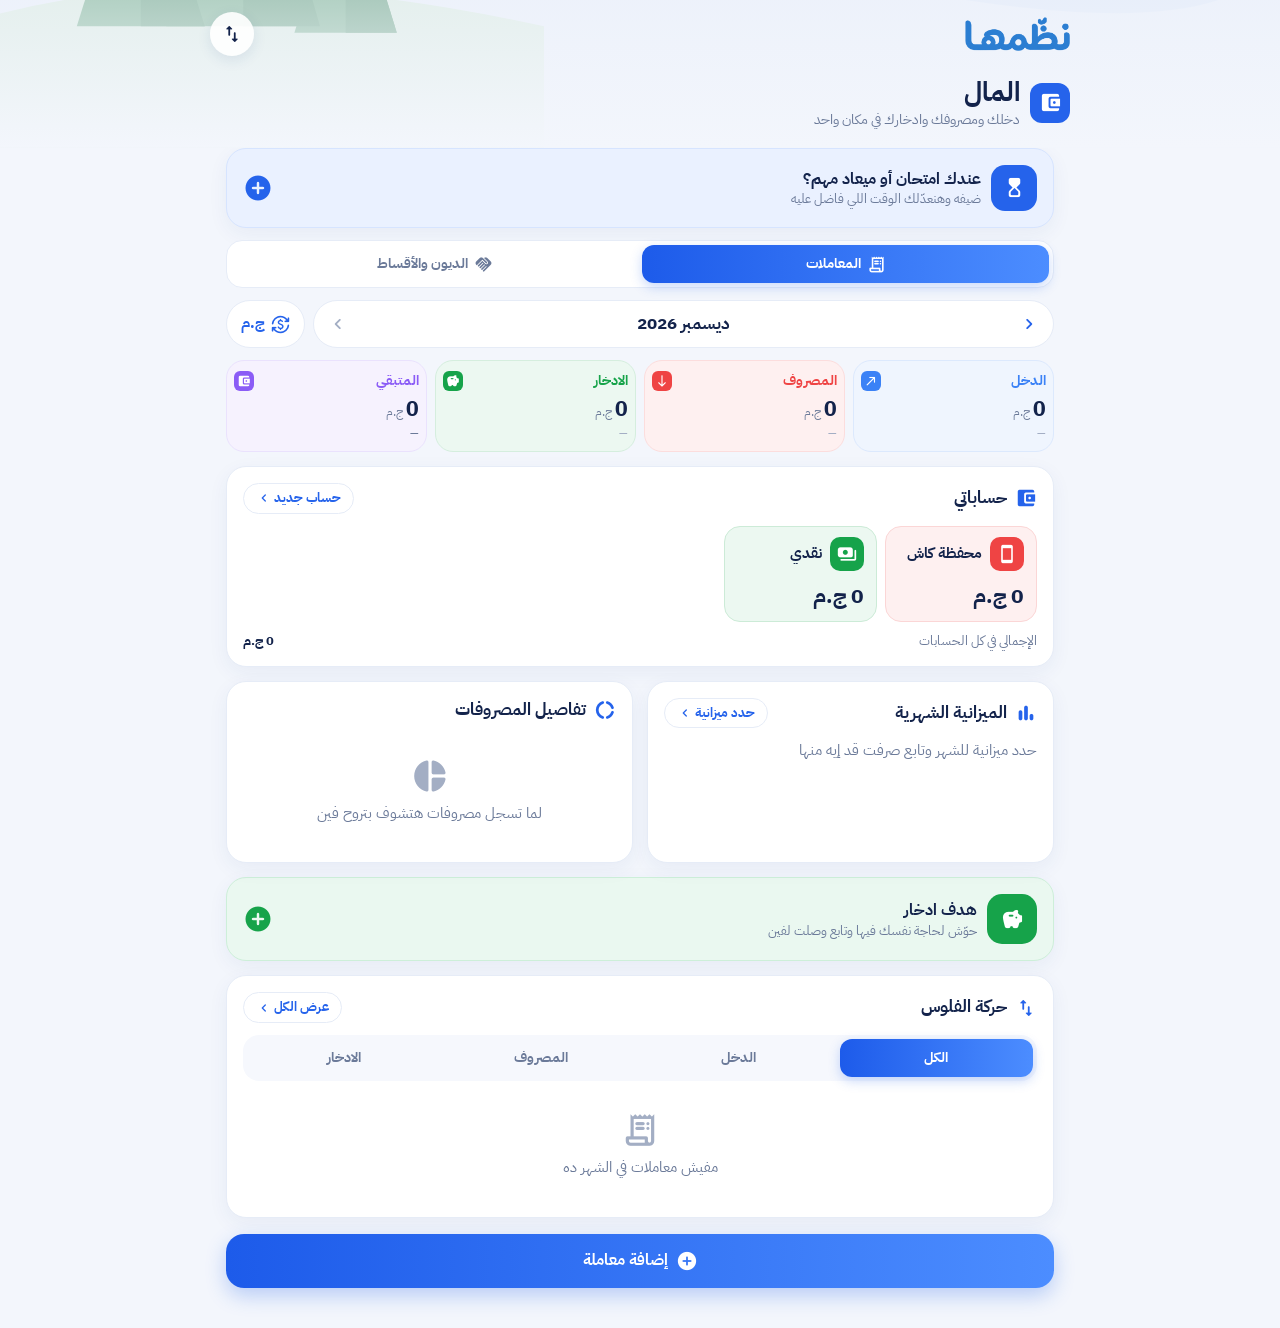
<file: index.html>
<!DOCTYPE html>
<html lang="ar" dir="rtl">
<head>
  <meta charset="UTF-8">
  <meta name="viewport" content="width=device-width, initial-scale=1, viewport-fit=cover">
  <meta name="description" content="نظمها — فلوسك، ديونك وأقساطك في مكان واحد">
  <meta name="theme-color" content="#F3F6FC">

  <!-- iPhone "Add to Home Screen": full screen, own icon and name -->
  <meta name="mobile-web-app-capable" content="yes">
  <meta name="apple-mobile-web-app-capable" content="yes">
  <meta name="apple-mobile-web-app-status-bar-style" content="default">
  <meta name="apple-mobile-web-app-title" content="نظمها">
  <link rel="apple-touch-icon" href="icons/apple-touch-icon.png">
  <link rel="icon" type="image/png" href="favicon.png">
  <link rel="manifest" href="manifest.json">
  <title>نظمها — المال</title>

  <link rel="preconnect" href="https://fonts.googleapis.com">
  <link rel="preconnect" href="https://fonts.gstatic.com" crossorigin>
  <link rel="stylesheet" href="https://fonts.googleapis.com/css2?family=IBM+Plex+Sans+Arabic:wght@400;500;600;700&display=swap">
  <link rel="stylesheet" href="app.css">
  <link rel="modulepreload" href="store.js">
  <link rel="modulepreload" href="icons.js">

  <style>
    #boot { position: fixed; inset: 0; display: flex; flex-direction: column; align-items: center; justify-content: center; gap: 16px; background: #f3f6fc; z-index: 100; }
    #boot img { width: 96px; height: 96px; border-radius: 24px; }
    #boot-err { display: none; max-width: 86%; padding: 12px 14px; border-radius: 12px; background: #fdeeee; color: #b91c1c; font-size: 13px; }
  </style>
</head>
<body>
  <div id="boot"><img src="icons/Icon-192.png" alt="نظمها"><div id="boot-err"></div></div>
  <div id="app"></div>

  <script>
    // Anything that stops the app from starting is shown on screen.
    window.addEventListener('error', function (e) {
      var b = document.getElementById('boot-err');
      if (b && document.getElementById('boot')) { b.style.display = 'block'; b.textContent += (e.message || 'Error') + '\n'; }
    });
    // "?nosw" skips offline caching (for testing changes).
    if ('serviceWorker' in navigator && location.search.indexOf('nosw') < 0) {
      window.addEventListener('load', function () { navigator.serviceWorker.register('sw.js'); });
    }
  </script>
  <script type="module" src="app.js"></script>
</body>
</html>
</file>
<file: app.css>
/* نظمها — المال (web). Mirrors the app's look: blue/white, soft cards. */

@font-face {
  font-family: 'AppIcons';
  src: url('icons.otf') format('opentype');
  font-display: block;
}

:root {
  --primary: #2563eb;
  --primary-light: #4c8dff;
  --grad: linear-gradient(270deg, #4c8dff, #1d5bea);
  --ink: #13234b;
  --muted: #6b7a99;
  --faint: #a3aec4;
  --bg: #f3f6fc;
  --border: #e6ecf7;
  --track: #e8edf6;
  --green: #16a34a;
  --red: #ef4444;
  --orange: #f59e0b;
  --purple: #8b5cf6;
  --teal: #14b8a6;
  --blue: #3b82f6;
  --sky: #0ea5e9;
  --green-tint: #eaf8f0;
  --red-tint: #fdeeee;
  --purple-tint: #f2edff;
  --yellow-tint: #fff6e2;
  --blue-tint: #eaf1ff;
  --radius: 20px;
  --shadow: 0 6px 20px rgba(30, 64, 140, 0.06);
  --safe-top: env(safe-area-inset-top, 0px);
  --safe-bottom: env(safe-area-inset-bottom, 0px);
}

* { box-sizing: border-box; -webkit-tap-highlight-color: transparent; }

html, body {
  margin: 0;
  background: var(--bg);
  color: var(--ink);
  font-family: 'IBM Plex Sans Arabic', -apple-system, 'SF Arabic', 'Geeza Pro', system-ui, sans-serif;
  font-size: 15px;
  line-height: 1.45;
  -webkit-text-size-adjust: 100%;
  touch-action: manipulation;
}

body { min-height: 100vh; overscroll-behavior-y: none; }

button, input, textarea, select { font: inherit; color: inherit; }
button { border: 0; background: none; padding: 0; cursor: pointer; }
input, textarea { font-size: 16px; } /* 16px+ keeps iOS from zooming on focus */

.ic {
  font-family: 'AppIcons';
  font-style: normal;
  font-weight: normal;
  font-size: 22px;
  line-height: 1;
  display: inline-block;
  direction: ltr;
  -webkit-font-smoothing: antialiased;
  user-select: none;
  flex: none;
}

.num { direction: ltr; unicode-bidi: isolate; }
.muted { color: var(--muted); }
.faint { color: var(--faint); }
.bold { font-weight: 700; }
.xbold { font-weight: 800; }
.small { font-size: 12.5px; }
.center { text-align: center; }
.grow { flex: 1; min-width: 0; }
.row { display: flex; align-items: center; gap: 10px; }
.col { display: flex; flex-direction: column; }
.ellipsis { white-space: nowrap; overflow: hidden; text-overflow: ellipsis; }
.hidden { display: none !important; }
.gap8 { height: 8px; } .gap12 { height: 12px; } .gap14 { height: 14px; } .gap16 { height: 16px; }

/* ---------------------------------------------------------------- layout */

#app { min-height: 100vh; }

.page.static { animation: none; }
.page { min-height: 100vh; padding-bottom: calc(40px + var(--safe-bottom)); animation: pageIn .28s ease-out; }
@keyframes pageIn { from { opacity: 0; transform: translateY(10px); } to { opacity: 1; transform: none; } }

.content { max-width: 860px; margin: 0 auto; padding: 0 16px; }

/* Landscape header (main pages) */
.hero { position: relative; padding: calc(var(--safe-top) + 10px) 16px 18px; overflow: hidden; }
.hero-bg { position: absolute; inset: 0; z-index: 0; pointer-events: none; }
.hero-bg svg { position: absolute; inset: 0; width: 100%; height: 100%; }
.hero-inner { position: relative; z-index: 1; max-width: 860px; margin: 0 auto; }
.hero-top { display: flex; align-items: center; justify-content: space-between; height: 48px; }
.wordmark { height: 34px; display: block; }
.hero-title { display: flex; align-items: center; gap: 10px; margin-top: 18px; }
.hero-title h1 { margin: 0; font-size: 27px; font-weight: 800; line-height: 1.2; }
.hero-title p { margin: 2px 0 0; color: var(--muted); font-size: 13.5px; }

.circle-btn {
  width: 44px; height: 44px; border-radius: 50%;
  background: rgba(255, 255, 255, .9); box-shadow: 0 4px 14px rgba(30, 64, 140, .1);
  display: grid; place-items: center; color: var(--ink);
}
.circle-btn:active { transform: scale(.94); }

.badge {
  width: 40px; height: 40px; border-radius: 12px; display: grid; place-items: center;
  color: #fff; flex: none;
}
.badge .ic { font-size: 23px; }

/* Plain bar (detail pages) */
.appbar {
  position: sticky; top: 0; z-index: 5; background: rgba(243, 246, 252, .92);
  backdrop-filter: saturate(1.4) blur(12px); -webkit-backdrop-filter: saturate(1.4) blur(12px);
  padding: calc(var(--safe-top) + 6px) 8px 6px;
}
.appbar-inner { max-width: 860px; margin: 0 auto; display: flex; align-items: center; gap: 4px; height: 50px; }
.appbar h2 { margin: 0 6px; font-size: 19px; font-weight: 800; flex: 1; min-width: 0; }
.icon-btn { width: 44px; height: 44px; border-radius: 50%; display: grid; place-items: center; color: var(--ink); }
.icon-btn:active { background: rgba(37, 99, 235, .08); }
.icon-btn.danger { color: var(--red); }

/* ---------------------------------------------------------------- cards */

.card {
  background: #fff; border-radius: var(--radius); border: 1px solid var(--border);
  box-shadow: var(--shadow); padding: 16px;
}
.card.tap { cursor: pointer; transition: transform .12s; }
.card.tap:active { transform: scale(.985); }
.card.green { background: var(--green-tint); border-color: #cdefd9; }
.card.yellow { background: var(--yellow-tint); border-color: #f7e3b0; }

.section-title { display: flex; align-items: center; gap: 8px; }
.section-title .ic { color: var(--primary); font-size: 22px; }
.section-title h3 { margin: 0; font-size: 17px; font-weight: 800; flex: 1; }
.pill-link {
  display: inline-flex; align-items: center; gap: 2px; padding: 5px 12px; border-radius: 999px;
  border: 1px solid var(--border); color: var(--primary); font-weight: 700; font-size: 12.5px; background: #fff;
}
.pill-link .ic { font-size: 16px; }

.grid2 { display: grid; gap: 14px; grid-template-columns: repeat(auto-fit, minmax(320px, 1fr)); }
.cards { display: grid; gap: 10px; grid-template-columns: repeat(auto-fit, minmax(330px, 1fr)); }
@media (max-width: 380px) { .grid2, .cards { grid-template-columns: 1fr; } }

/* Pill tabs */
.tabs { display: flex; background: #fff; border: 1px solid var(--border); border-radius: 16px; padding: 4px; gap: 4px; }
.tabs button {
  flex: 1; display: flex; align-items: center; justify-content: center; gap: 6px; padding: 9px 4px;
  border-radius: 12px; font-weight: 700; font-size: 14px; color: var(--muted); transition: background .2s, color .2s;
}
.tabs button .ic { font-size: 19px; }
.tabs button.on { background: var(--grad); color: #fff; box-shadow: 0 4px 12px rgba(37, 99, 235, .25); }
.tabs.soft { background: #f6f8fd; border: 0; }

/* Month bar */
.monthbar { display: flex; gap: 8px; align-items: center; }
.monthbar .bar {
  flex: 1; height: 48px; background: #fff; border: 1px solid var(--border); border-radius: 24px;
  display: flex; align-items: center;
}
.monthbar .bar b { flex: 1; text-align: center; font-size: 17px; }
.monthbar .bar button { width: 48px; height: 48px; display: grid; place-items: center; color: var(--primary); }
.monthbar .bar button:disabled { color: var(--faint); }
.action-pill {
  height: 48px; padding: 0 14px; border-radius: 24px; background: #fff; border: 1px solid var(--border);
  display: flex; align-items: center; gap: 6px; font-weight: 700; color: var(--primary);
}
.action-pill .ic { font-size: 19px; }

/* Stat tiles */
.stats { display: grid; grid-template-columns: repeat(4, 1fr); gap: 8px; }
.stat { border-radius: 18px; padding: 10px 7px 9px; min-width: 0; }
.stat .top { display: flex; align-items: center; gap: 3px; }
.stat .top span { flex: 1; min-width: 0; font-weight: 700; font-size: clamp(10.5px, 2.95vw, 13.5px); white-space: nowrap; overflow: hidden; text-overflow: clip; }
.stat .top i { width: 20px; height: 20px; border-radius: 6px; color: #fff; font-size: 14px; display: grid; place-items: center; }
.stat .val { margin-top: 6px; display: flex; align-items: baseline; gap: 3px; white-space: nowrap; overflow: hidden; font-size: clamp(15px, 5.2vw, 21px); }
.stat .val b { font-size: 1em; font-weight: 800; line-height: 1.2; }
.stat .val small { font-size: .56em; color: var(--muted); }
.stat .foot { margin-top: 4px; font-size: 11px; color: var(--muted); white-space: nowrap; overflow: hidden; text-overflow: ellipsis; }
.change { font-size: 11.5px; font-weight: 700; display: inline-flex; align-items: center; gap: 1px; }
.change .ic { font-size: 12px; }

/* Progress */
.progress { height: 8px; border-radius: 99px; background: var(--track); overflow: hidden; flex: 1; }
.progress > div { height: 100%; border-radius: 99px; transition: width .5s cubic-bezier(.2, .8, .2, 1); }
.progress.thick { height: 10px; }

.mini-boxes { display: grid; grid-template-columns: 1fr 1fr; gap: 8px; }
.mini { border-radius: 14px; padding: 10px 12px; text-align: center; }
.mini > span { font-size: 12.5px; color: var(--muted); display: block; }
.mini b { font-size: 16px; font-weight: 800; }

/* Donut */
.breakdown { display: flex; align-items: center; gap: 12px; }
.legend { flex: 1; min-width: 0; }
.legend-row { display: flex; align-items: center; gap: 8px; padding: 4px 0; }
.legend-row .dot { width: 10px; height: 10px; border-radius: 50%; flex: none; }
.donut { width: 132px; height: 132px; position: relative; flex: none; }
.donut .mid { position: absolute; inset: 0; display: flex; flex-direction: column; align-items: center; justify-content: center; }
.donut .mid b { font-size: 17px; font-weight: 800; }
.donut .mid span { font-size: 12px; color: var(--muted); }

/* Lists */
.tx { display: flex; align-items: center; gap: 12px; padding: 9px 2px; cursor: pointer; border-radius: 14px; }
.tx:active { background: #f6f8fd; }
.avatar { width: 46px; height: 46px; border-radius: 50%; display: grid; place-items: center; flex: none; }
.avatar .ic { font-size: 24px; }
.tx .amt { text-align: left; flex: none; }
.tx .amt b { display: block; font-size: 15px; font-weight: 800; }
.tx .amt > span { font-size: 12px; color: var(--muted); white-space: nowrap; }
.tx .title { font-weight: 700; font-size: 15px; display: flex; align-items: center; gap: 4px; }
.tx .title .ic { font-size: 15px; color: var(--primary); }

.empty { padding: 22px 8px; text-align: center; color: var(--muted); white-space: pre-line; }
.empty .ic { font-size: 38px; color: var(--faint); display: block; margin: 0 auto 8px; }

.status {
  display: inline-flex; align-items: center; gap: 4px; padding: 4px 10px; border-radius: 999px;
  font-size: 12px; font-weight: 700; white-space: nowrap; flex: none;
}
.status .ic { font-size: 15px; }

.amounts3 { display: grid; grid-template-columns: repeat(3, 1fr); text-align: center; }
.amounts3 > div > span { font-size: 12px; color: var(--muted); display: block; }
.amounts3 b { font-size: 14.5px; font-weight: 800; white-space: nowrap; }
.divider { height: 1px; background: var(--border); margin: 12px 0; }

.chips-wrap { display: flex; flex-wrap: wrap; gap: 8px; }
.info-chip { background: #f6f8fd; border-radius: 12px; padding: 8px 12px; text-align: center; }
.info-chip > span { display: block; font-size: 12px; color: var(--muted); }
.info-chip b { font-weight: 800; }

.paid-row { display: flex; align-items: center; gap: 12px; padding: 10px 14px; cursor: pointer; }
.paid-row:active { background: #f6f8fd; }
.check {
  width: 30px; height: 30px; border-radius: 50%; border: 2px solid #c9d3e6; display: grid; place-items: center;
  color: transparent; flex: none; transition: all .2s;
}
.check.on { background: var(--green); border-color: var(--green); color: #fff; animation: pop .3s; }
.check .ic { font-size: 19px; }
@keyframes pop { 50% { transform: scale(1.18); } }

/* Goal */
.goal-icon { width: 64px; height: 64px; background: #fff; border-radius: 18px; display: grid; place-items: center; color: var(--green); flex: none; }
.goal-icon .ic { font-size: 36px; }

/* Buttons */
.btn {
  height: 54px; border-radius: 18px; display: flex; align-items: center; justify-content: center; gap: 8px;
  font-weight: 800; font-size: 16px; width: 100%;
}
.btn.primary { background: var(--grad); color: #fff; box-shadow: 0 8px 20px rgba(37, 99, 235, .28); }
.btn.outline { border: 1.5px solid var(--primary); color: var(--primary); background: #fff; }
.btn.danger { background: var(--red-tint); color: var(--red); width: 54px; flex: none; }
.btn:active { transform: scale(.98); }
.btn:disabled { opacity: .5; }
.text-btn { color: var(--primary); font-weight: 700; display: inline-flex; align-items: center; gap: 4px; padding: 8px 4px; }
.savebar { display: flex; gap: 8px; }
.savebar .btn.outline { width: auto; padding: 0 16px; flex: none; }

/* Add page type tiles */
.types { display: flex; gap: 8px; overflow-x: auto; padding: 2px 16px 4px; scrollbar-width: none; max-width: 860px; margin: 0 auto; }
.types::-webkit-scrollbar { display: none; }
.type-tile {
  width: 78px; height: 88px; flex: none; border-radius: 18px; background: #fff; border: 1px solid var(--border);
  display: flex; flex-direction: column; align-items: center; justify-content: center; gap: 6px;
  font-weight: 700; font-size: 13.5px; transition: all .18s;
}
.type-tile i { width: 38px; height: 38px; border-radius: 11px; color: #fff; display: grid; place-items: center; }

/* Forms */
.form-section { background: #fff; border-radius: var(--radius); border: 1px solid var(--border); box-shadow: var(--shadow); padding: 14px; }
.form-section > .section-title { margin-bottom: 8px; }
.frow { display: flex; align-items: center; gap: 10px; min-height: 58px; border-bottom: 1px solid #f0f3fa; }
.frow:last-child { border-bottom: 0; }
.frow > .ic { color: var(--primary); font-size: 22px; width: 24px; }
.frow > label { width: 74px; flex: none; font-weight: 700; color: var(--muted); font-size: 14px; }
.frow .field { flex: 1; min-width: 0; }
.bare {
  width: 100%; border: 0; outline: 0; background: transparent; padding: 12px 6px; font-size: 16px;
}
textarea.bare { resize: none; min-height: 70px; }
.bare::placeholder { color: var(--faint); }
.picker {
  display: flex; align-items: center; gap: 6px; width: 100%; padding: 12px 6px; font-size: 15.5px; font-weight: 600;
  position: relative; text-align: start;
}
.picker.placeholder { color: var(--faint); font-weight: 500; }
.picker .ic { color: var(--primary); font-size: 20px; }
.picker input[type=date], .picker input[type=time] {
  position: absolute; inset: 0; width: 100%; height: 100%; opacity: 0; border: 0; padding: 0; margin: 0; cursor: pointer;
  -webkit-appearance: none; appearance: none;
}
.amount-field { display: flex; align-items: center; gap: 6px; }
.amount-field .val {
  flex: 1; min-width: 0; text-align: left; direction: ltr; font-size: 22px; font-weight: 700; padding: 12px 6px;
  white-space: nowrap; overflow: hidden; text-overflow: ellipsis; cursor: pointer;
}
.amount-field .val.empty { color: var(--faint); }
.amount-field .calc { width: 38px; height: 38px; border-radius: 50%; background: var(--blue-tint); color: var(--primary); display: grid; place-items: center; }
.amount-field .cur { color: var(--primary); font-weight: 800; padding: 8px 6px; }
.amount-total { font-size: 12.5px; color: var(--green); font-weight: 700; padding: 0 6px 6px; text-align: left; direction: ltr; }

.choice-row { display: flex; gap: 6px; flex-wrap: wrap; padding: 8px 0; }
.choice {
  padding: 8px 10px; border-radius: 12px; border: 1px solid var(--border); background: #fff; font-weight: 700;
  font-size: 13.5px; display: inline-flex; align-items: center; gap: 4px; color: var(--muted);
}
.choice .ic { font-size: 17px; }
.choice.on { border-color: var(--primary); background: var(--blue-tint); color: var(--primary); }

.stepper { display: inline-flex; align-items: center; gap: 4px; background: #f6f8fd; border-radius: 14px; padding: 3px; }
.stepper button { width: 38px; height: 38px; border-radius: 11px; background: #fff; color: var(--primary); display: grid; place-items: center; box-shadow: 0 1px 3px rgba(0,0,0,.06); }
.stepper button:disabled { color: var(--faint); }
.stepper b { min-width: 34px; text-align: center; font-size: 17px; }

.before-app { background: var(--yellow-tint); border: 1px solid #f7e3b0; border-radius: 16px; padding: 14px; margin-top: 10px; }
.before-app .head { display: flex; align-items: center; gap: 6px; font-weight: 800; margin-bottom: 8px; }
.before-app .head .ic { color: var(--orange); }
.before-app .box { background: #fff; border-radius: 12px; display: flex; align-items: center; padding-inline-end: 12px; }

.hint-box { background: var(--blue-tint); color: var(--primary); font-weight: 700; padding: 10px 12px; border-radius: 12px; margin: 8px 0; }
.phase { background: #f7fbff; border: 1px solid #cfe6fa; border-radius: 16px; padding: 8px 12px 4px; margin-bottom: 10px; }
.phase .n { width: 26px; height: 26px; border-radius: 50%; background: var(--sky); color: #fff; font-weight: 800; display: grid; place-items: center; font-size: 13px; flex: none; }

.switch { width: 50px; height: 30px; border-radius: 99px; background: #d5dced; position: relative; flex: none; transition: background .2s; }
.switch::after { content: ''; position: absolute; top: 3px; right: 3px; width: 24px; height: 24px; border-radius: 50%; background: #fff; box-shadow: 0 1px 3px rgba(0,0,0,.2); transition: transform .2s; }
.switch.on { background: var(--green); }
.switch.on::after { transform: translateX(-20px); }

.search { display: flex; align-items: center; gap: 8px; background: #fff; border: 1px solid var(--border); border-radius: 16px; padding: 0 12px; }
.search .ic { color: var(--muted); }
.search input { flex: 1; border: 0; outline: 0; background: transparent; padding: 12px 0; }
.hscroll { display: flex; gap: 6px; overflow-x: auto; scrollbar-width: none; padding: 2px 0; }
.hscroll::-webkit-scrollbar { display: none; }
.chip {
  flex: none; padding: 7px 12px; border-radius: 999px; background: #fff; border: 1px solid var(--border);
  font-weight: 700; font-size: 13px; display: inline-flex; align-items: center; gap: 4px;
}
.chip.on { background: var(--blue-tint); border-color: var(--primary); color: var(--primary); }
.chip .ic { font-size: 16px; }
.day-head { display: flex; align-items: center; justify-content: space-between; padding: 14px 4px 6px; font-weight: 700; color: var(--muted); }

.templates { display: flex; gap: 8px; overflow-x: auto; scrollbar-width: none; }
.templates::-webkit-scrollbar { display: none; }
.template { width: 104px; flex: none; border-radius: 16px; padding: 10px; text-align: center; cursor: pointer; }
.template .ic { font-size: 30px; }
.template b { display: block; font-size: 13px; margin-top: 4px; white-space: nowrap; overflow: hidden; text-overflow: ellipsis; }
.template > span { font-size: 12px; color: var(--muted); }

/* ---------------------------------------------------------------- sheets */

.overlay {
  position: fixed; inset: 0; z-index: 50; background: rgba(15, 23, 42, .38);
  display: flex; align-items: flex-end; justify-content: center; animation: fade .2s;
}
.overlay.closing { animation: fadeOut .2s forwards; }
.sheet {
  width: 100%; max-width: 560px; max-height: 88vh; overflow-y: auto; background: #fff;
  border-radius: 26px 26px 0 0; padding: 10px 18px calc(18px + var(--safe-bottom));
  animation: up .28s cubic-bezier(.2, .8, .2, 1); overscroll-behavior: contain;
}
.overlay.closing .sheet { animation: down .2s forwards; }
.sheet .grabber { width: 40px; height: 5px; border-radius: 3px; background: #dfe5f0; margin: 0 auto 12px; }
.sheet h3 { margin: 0 0 4px; font-size: 19px; font-weight: 800; }
.sheet .list-item { display: flex; align-items: center; gap: 12px; padding: 12px 4px; border-radius: 14px; cursor: pointer; }
.sheet .list-item:active { background: #f6f8fd; }
.sheet .list-item .t { font-weight: 700; }
.sheet .list-item .s { font-size: 12.5px; color: var(--muted); }
.sheet .input {
  width: 100%; border: 1px solid var(--border); border-radius: 14px; padding: 12px 14px; background: #f8faff; outline: 0;
}
.sheet .input:focus { border-color: var(--primary); background: #fff; }
.sheet .actions { display: flex; gap: 8px; margin-top: 16px; }
.sheet .actions .btn { height: 50px; }
@keyframes fade { from { opacity: 0; } }
@keyframes fadeOut { to { opacity: 0; } }
@keyframes up { from { transform: translateY(100%); } }
@keyframes down { to { transform: translateY(100%); } }

.cat-grid { display: grid; grid-template-columns: repeat(3, 1fr); gap: 10px; }
.cat-cell { border-radius: 16px; padding: 12px 4px; text-align: center; border: 1.5px solid transparent; cursor: pointer; }
.cat-cell .ic { font-size: 26px; }
.cat-cell div { font-weight: 600; font-size: 13px; margin-top: 4px; }
.icon-grid { display: grid; grid-template-columns: repeat(7, 1fr); gap: 6px; }
.icon-grid button { aspect-ratio: 1; border-radius: 12px; display: grid; place-items: center; border: 1.5px solid transparent; }
.color-row { display: flex; gap: 8px; flex-wrap: wrap; }
.color-row button { width: 32px; height: 32px; border-radius: 50%; border: 3px solid #fff; box-shadow: 0 0 0 1px var(--border); }
.color-row button.on { box-shadow: 0 0 0 2px var(--ink); }

/* Calculator */
.calc-display { background: var(--bg); border-radius: 20px; padding: 12px 16px; text-align: left; direction: ltr; }
.calc-display .expr { font-size: 36px; font-weight: 800; min-height: 52px; white-space: nowrap; overflow-x: auto; scrollbar-width: none; }
.calc-display .expr.empty { color: var(--faint); }
.calc-display .res { font-size: 17px; font-weight: 700; color: var(--muted); }
.calc-display .res.ok { color: var(--green); }
.calc-display .res.bad { color: var(--red); }
.keys { display: grid; grid-template-columns: repeat(4, 1fr); gap: 8px; direction: ltr; margin-top: 12px; }
.keys button { height: 58px; border-radius: 18px; background: #f6f8fc; font-size: 25px; font-weight: 700; display: grid; place-items: center; transition: transform .08s; user-select: none; -webkit-user-select: none; }
.keys button:active { transform: scale(.92); }
.keys .op { background: var(--blue-tint); color: var(--primary); }
.keys .clr { background: var(--red-tint); color: var(--red); }
.keys .done { background: var(--grad); color: #fff; font-size: 18px; }

/* Toast */
.toast {
  position: fixed; left: 50%; bottom: calc(24px + var(--safe-bottom)); transform: translateX(-50%);
  z-index: 80; background: #13234b; color: #fff; border-radius: 16px; padding: 12px 16px;
  display: flex; align-items: center; gap: 12px; width: max-content; max-width: calc(100% - 32px);
  box-shadow: 0 10px 30px rgba(0, 0, 0, .2); animation: toastIn .25s; font-weight: 600;
}
.toast button { color: #8fb8ff; font-weight: 800; flex: none; }
@keyframes toastIn { from { opacity: 0; transform: translate(-50%, 16px); } }

.msg { margin-top: 12px; padding: 12px; border-radius: 12px; font-weight: 700; }
.msg.ok { background: var(--green-tint); color: var(--green); }
.msg.err { background: var(--red-tint); color: var(--red); }

/* Boxes whose text shrinks to fit (see fitText in app.js). */
.fit { display: block; white-space: nowrap; overflow: hidden; max-width: 100%; }
.stat .val.fit { display: flex; }
.mini b, .info-chip b, .amounts3 b { white-space: nowrap; }
.donut .mid b.fit { max-width: 80px; text-align: center; }

/* Accounts (محفظة كاش، نقدي…) */
.accounts { display: grid; grid-template-columns: repeat(auto-fill, minmax(150px, 1fr)); gap: 8px; }
.account { border: 1px solid var(--border); border-radius: 16px; padding: 10px 12px; cursor: pointer; transition: transform .12s; }
.account:active { transform: scale(.97); }
.account .badge .ic { font-size: 20px; }
.acc-bal { font-size: 21px; font-weight: 800; margin-top: 10px; }

/* Important dates strip (امتحان، مقابلة…) */
.cd-strip { display: flex; gap: 10px; overflow-x: auto; margin: 0 -16px; padding: 4px 16px 12px; scrollbar-width: none; scroll-snap-type: x proximity; }
.cd-strip::-webkit-scrollbar { display: none; }
.cd-card {
  flex: none; width: 220px; min-height: 128px; border-radius: 20px; border: 1px solid; padding: 14px; cursor: pointer;
  display: flex; flex-direction: column; justify-content: space-between; gap: 6px; scroll-snap-align: start;
  box-shadow: 0 6px 14px rgba(30, 64, 140, .08); transition: transform .12s;
}
.cd-card:active { transform: scale(.97); }
.cd-card.urgent { border: 1.6px solid var(--c) !important; animation: breathe 2.4s ease-in-out infinite; }
@keyframes breathe { 50% { transform: scale(1.02); } }
.cd-card .ic { font-size: 22px; }
.cd-time { display: flex; align-items: baseline; gap: 5px; white-space: nowrap; }
.cd-big { font-size: 24px; font-weight: 900; }
.cd-small { font-size: 13px; color: var(--muted); font-weight: 600; }
.cd-add {
  flex: none; width: 84px; border-radius: 20px; background: #fff; border: 1.5px solid var(--border);
  display: flex; flex-direction: column; align-items: center; justify-content: center; color: var(--primary); font-weight: 700; font-size: 12px;
}
.cd-add .ic { font-size: 28px; }
</file>
